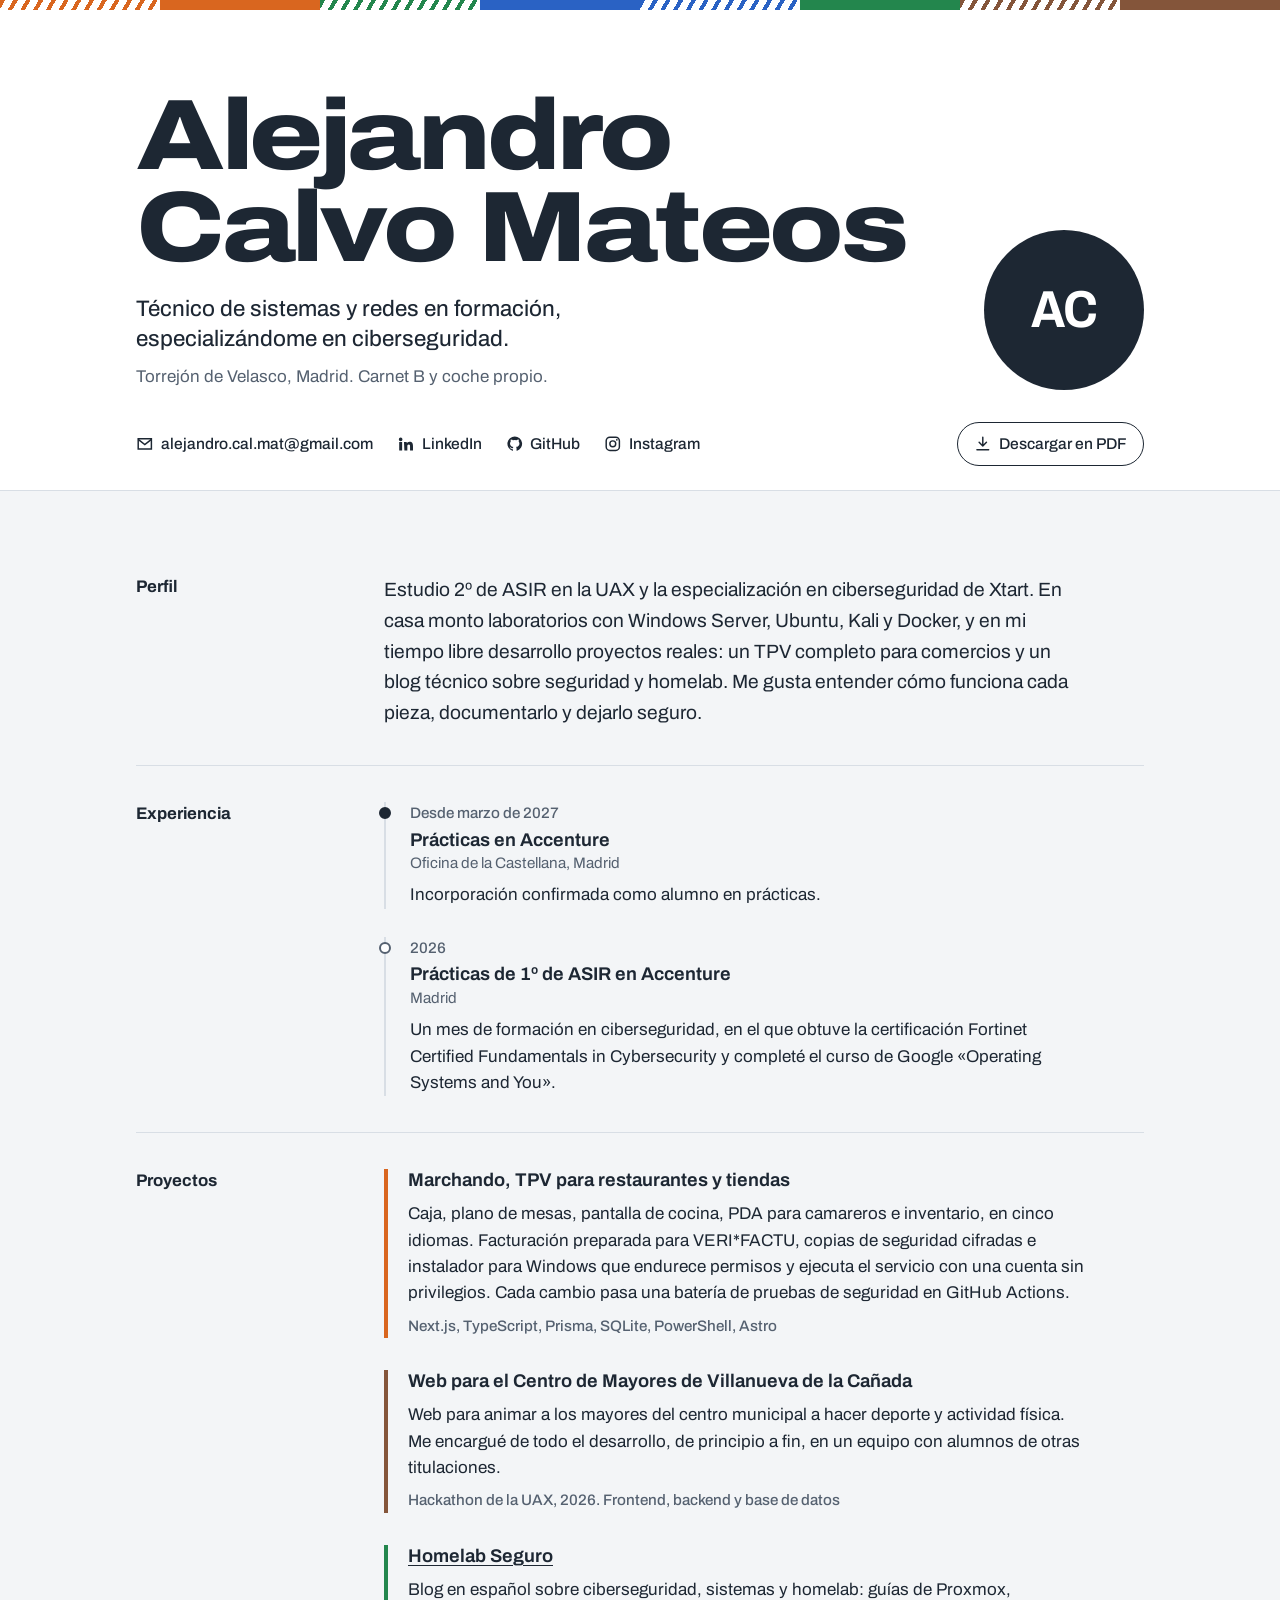
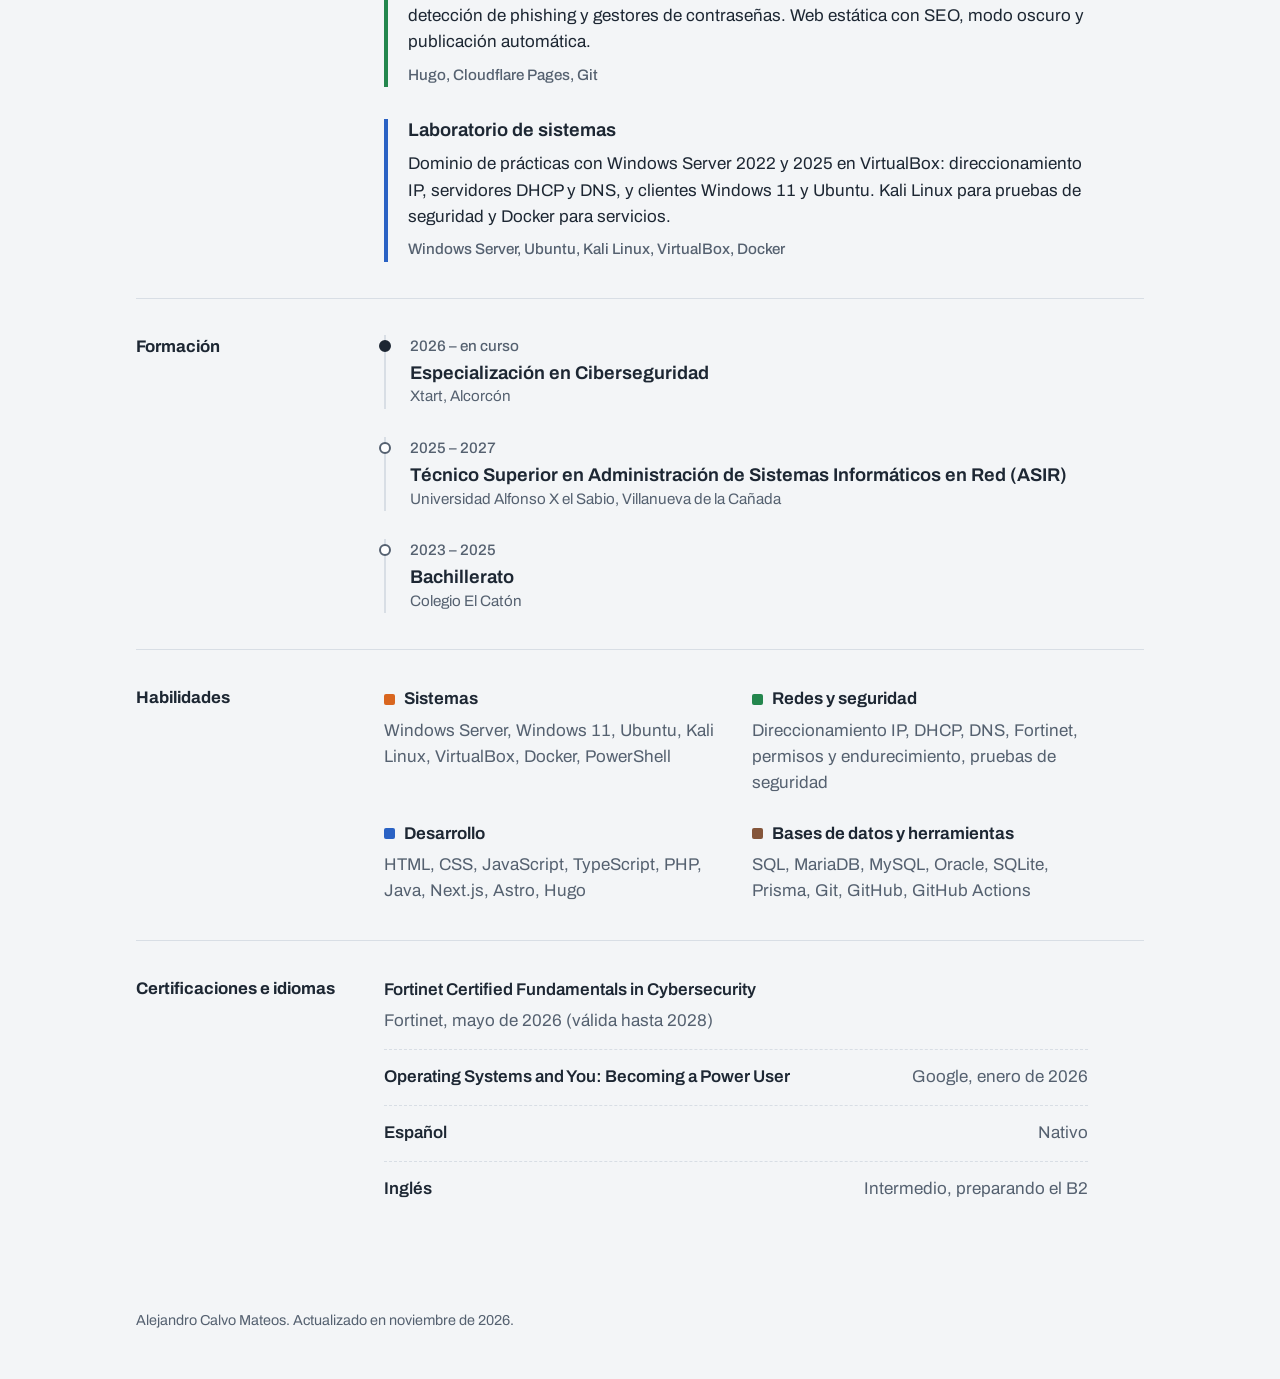
<file: index.html>
<!DOCTYPE html>
<html lang="es">
<head>
    <meta charset="UTF-8">
    <meta name="viewport" content="width=device-width, initial-scale=1.0">
    <title>Alejandro Calvo Mateos · CV · Sistemas, redes y ciberseguridad</title>
    <meta name="description" content="CV de Alejandro Calvo Mateos, estudiante de 2º de ASIR en la UAX con especialización en ciberseguridad. Sistemas Windows y Linux, redes, Docker y desarrollo web.">
    <meta name="author" content="Alejandro Calvo Mateos">
    <meta property="og:title" content="Alejandro Calvo Mateos · CV">
    <meta property="og:description" content="Estudiante de ASIR especializándose en ciberseguridad.">
    <meta property="og:type" content="profile">
    <meta name="theme-color" content="#1d2733">
    <link rel="icon" href="assets/img/favicon.svg" type="image/svg+xml">
    <link rel="preconnect" href="https://fonts.googleapis.com">
    <link rel="preconnect" href="https://fonts.gstatic.com" crossorigin>
    <link href="https://fonts.googleapis.com/css2?family=Archivo:wdth,wght@62..125,300..900&display=swap" rel="stylesheet">
    <link rel="stylesheet" href="assets/css/cv.css?v=3">
</head>
<body>
    <a class="saltar" href="#contenido">Saltar al contenido</a>

    <header class="cabecera">
        <!-- Orden de colores de un cable de red T568B -->
        <div class="cable" aria-hidden="true">
            <span class="hilo blanco-naranja"></span><span class="hilo naranja"></span>
            <span class="hilo blanco-verde"></span><span class="hilo azul"></span>
            <span class="hilo blanco-azul"></span><span class="hilo verde"></span>
            <span class="hilo blanco-marron"></span><span class="hilo marron"></span>
        </div>

        <div class="cabecera-interior">
            <div class="identidad">
                <h1 class="nombre">Alejandro<br>Calvo Mateos</h1>
                <p class="titular">Técnico de sistemas y redes en formación, especializándome en ciberseguridad.</p>
                <p class="ubicacion">Torrejón de Velasco, Madrid. Carnet B y coche propio.</p>
            </div>

            <!-- Para poner tu foto: guárdala como assets/img/foto.jpg y cambia este div por
                 <img class="foto" src="assets/img/foto.jpg" alt="Alejandro Calvo Mateos"> -->
            <div class="foto foto-iniciales" aria-hidden="true">AC</div>
        </div>

        <nav class="contacto" aria-label="Contacto">
            <a href="mailto:alejandro.cal.mat@gmail.com">
                <svg width="18" height="18" viewBox="0 0 24 24" aria-hidden="true"><path d="M3 5h18v14H3z" fill="none" stroke="currentColor" stroke-width="2"/><path d="m3 6 9 7 9-7" fill="none" stroke="currentColor" stroke-width="2"/></svg>
                alejandro.cal.mat@gmail.com
            </a>
            <a href="https://www.linkedin.com/in/alejandro-calvo-mateos-284720370/" target="_blank" rel="noopener">
                <svg width="18" height="18" viewBox="0 0 24 24" aria-hidden="true"><path fill="currentColor" d="M4.98 3.5a2.5 2.5 0 1 1 0 5 2.5 2.5 0 0 1 0-5zM3 9.5h4V21H3zM9.5 9.5h3.8v1.6h.1c.5-.9 1.8-1.9 3.7-1.9 4 0 4.7 2.6 4.7 6V21h-4v-5.1c0-1.2 0-2.8-1.7-2.8s-2 1.3-2 2.7V21h-4z"/></svg>
                LinkedIn
            </a>
            <a href="https://github.com/Proyectos-Alejandro" target="_blank" rel="noopener">
                <svg width="18" height="18" viewBox="0 0 24 24" aria-hidden="true"><path fill="currentColor" d="M12 2a10 10 0 0 0-3.2 19.5c.5.1.7-.2.7-.5v-1.7c-2.8.6-3.4-1.3-3.4-1.3-.4-1.2-1.1-1.5-1.1-1.5-.9-.6.1-.6.1-.6 1 .1 1.5 1 1.5 1 .9 1.5 2.4 1.1 2.9.8.1-.6.4-1.1.6-1.3-2.2-.3-4.6-1.1-4.6-5 0-1.1.4-2 1-2.7-.1-.3-.4-1.3.1-2.7 0 0 .8-.3 2.8 1a9.6 9.6 0 0 1 5 0c1.9-1.3 2.8-1 2.8-1 .5 1.4.2 2.4.1 2.7.6.7 1 1.6 1 2.7 0 3.9-2.3 4.7-4.6 5 .4.3.7.9.7 1.9V21c0 .3.2.6.7.5A10 10 0 0 0 12 2z"/></svg>
                GitHub
            </a>
            <a href="https://www.instagram.com/a_calvo._/" target="_blank" rel="noopener">
                <svg width="18" height="18" viewBox="0 0 24 24" aria-hidden="true"><rect x="3" y="3" width="18" height="18" rx="5" fill="none" stroke="currentColor" stroke-width="2"/><circle cx="12" cy="12" r="4" fill="none" stroke="currentColor" stroke-width="2"/><circle cx="17.5" cy="6.5" r="1.2" fill="currentColor"/></svg>
                Instagram
            </a>
            <button class="boton-pdf" type="button" onclick="window.print()">
                <svg width="18" height="18" viewBox="0 0 24 24" aria-hidden="true"><path d="M12 3v12m0 0-5-5m5 5 5-5M4 20h16" fill="none" stroke="currentColor" stroke-width="2" stroke-linecap="round" stroke-linejoin="round"/></svg>
                Descargar en PDF
            </button>
        </nav>
    </header>

    <main id="contenido">

        <section class="bloque" aria-labelledby="t-perfil">
            <h2 id="t-perfil">Perfil</h2>
            <div class="cuerpo">
                <p class="perfil">Estudio 2º de ASIR en la UAX y la especialización en ciberseguridad de Xtart. En casa monto laboratorios con Windows Server, Ubuntu, Kali y Docker, y en mi tiempo libre desarrollo proyectos reales: un TPV completo para comercios y un blog técnico sobre seguridad y homelab. Me gusta entender cómo funciona cada pieza, documentarlo y dejarlo seguro.</p>
            </div>
        </section>

        <section class="bloque" aria-labelledby="t-experiencia">
            <h2 id="t-experiencia">Experiencia</h2>
            <ol class="cuerpo linea-tiempo">
                <li>
                    <p class="fecha">Desde marzo de 2027</p>
                    <h3>Prácticas en Accenture</h3>
                    <p class="lugar">Oficina de la Castellana, Madrid</p>
                    <p>Incorporación confirmada como alumno en prácticas.</p>
                </li>
                <li>
                    <p class="fecha">2026</p>
                    <h3>Prácticas de 1º de ASIR en Accenture</h3>
                    <p class="lugar">Madrid</p>
                    <p>Un mes de formación en ciberseguridad, en el que obtuve la certificación Fortinet Certified Fundamentals in Cybersecurity y completé el curso de Google «Operating Systems and You».</p>
                </li>
            </ol>
        </section>

        <section class="bloque" aria-labelledby="t-proyectos">
            <h2 id="t-proyectos">Proyectos</h2>
            <div class="cuerpo proyectos">
                <article class="proyecto par-naranja">
                    <h3>Marchando, TPV para restaurantes y tiendas</h3>
                    <p>Caja, plano de mesas, pantalla de cocina, PDA para camareros e inventario, en cinco idiomas. Facturación preparada para VERI*FACTU, copias de seguridad cifradas e instalador para Windows que endurece permisos y ejecuta el servicio con una cuenta sin privilegios. Cada cambio pasa una batería de pruebas de seguridad en GitHub Actions.</p>
                    <p class="tecnologias">Next.js, TypeScript, Prisma, SQLite, PowerShell, Astro</p>
                </article>
                <article class="proyecto par-marron">
                    <h3>Web para el Centro de Mayores de Villanueva de la Cañada</h3>
                    <p>Web para animar a los mayores del centro municipal a hacer deporte y actividad física. Me encargué de todo el desarrollo, de principio a fin, en un equipo con alumnos de otras titulaciones.</p>
                    <p class="tecnologias">Hackathon de la UAX, 2026. Frontend, backend y base de datos</p>
                </article>
                <article class="proyecto par-verde">
                    <h3><a href="https://homelabsegura.tech" target="_blank" rel="noopener">Homelab Seguro</a></h3>
                    <p>Blog en español sobre ciberseguridad, sistemas y homelab: guías de Proxmox, detección de phishing y gestores de contraseñas. Web estática con SEO, modo oscuro y publicación automática.</p>
                    <p class="tecnologias">Hugo, Cloudflare Pages, Git</p>
                </article>
                <article class="proyecto par-azul">
                    <h3>Laboratorio de sistemas</h3>
                    <p>Dominio de prácticas con Windows Server 2022 y 2025 en VirtualBox: direccionamiento IP, servidores DHCP y DNS, y clientes Windows 11 y Ubuntu. Kali Linux para pruebas de seguridad y Docker para servicios.</p>
                    <p class="tecnologias">Windows Server, Ubuntu, Kali Linux, VirtualBox, Docker</p>
                </article>
            </div>
        </section>

        <section class="bloque" aria-labelledby="t-formacion">
            <h2 id="t-formacion">Formación</h2>
            <ol class="cuerpo linea-tiempo">
                <li>
                    <p class="fecha">2026 – en curso</p>
                    <h3>Especialización en Ciberseguridad</h3>
                    <p class="lugar">Xtart, Alcorcón</p>
                </li>
                <li>
                    <p class="fecha">2025 – 2027</p>
                    <h3>Técnico Superior en Administración de Sistemas Informáticos en Red (ASIR)</h3>
                    <p class="lugar">Universidad Alfonso X el Sabio, Villanueva de la Cañada</p>
                </li>
                <li>
                    <p class="fecha">2023 – 2025</p>
                    <h3>Bachillerato</h3>
                    <p class="lugar">Colegio El Catón</p>
                </li>
            </ol>
        </section>

        <section class="bloque" aria-labelledby="t-habilidades">
            <h2 id="t-habilidades">Habilidades</h2>
            <dl class="cuerpo habilidades">
                <div class="par-naranja">
                    <dt>Sistemas</dt>
                    <dd>Windows Server, Windows 11, Ubuntu, Kali Linux, VirtualBox, Docker, PowerShell</dd>
                </div>
                <div class="par-verde">
                    <dt>Redes y seguridad</dt>
                    <dd>Direccionamiento IP, DHCP, DNS, Fortinet, permisos y endurecimiento, pruebas de seguridad</dd>
                </div>
                <div class="par-azul">
                    <dt>Desarrollo</dt>
                    <dd>HTML, CSS, JavaScript, TypeScript, PHP, Java, Next.js, Astro, Hugo</dd>
                </div>
                <div class="par-marron">
                    <dt>Bases de datos y herramientas</dt>
                    <dd>SQL, MariaDB, MySQL, Oracle, SQLite, Prisma, Git, GitHub, GitHub Actions</dd>
                </div>
            </dl>
        </section>

        <section class="bloque" aria-labelledby="t-certificaciones">
            <h2 id="t-certificaciones">Certificaciones e idiomas</h2>
            <dl class="cuerpo datos">
                <div>
                    <dt>Fortinet Certified Fundamentals in Cybersecurity</dt>
                    <dd>Fortinet, mayo de 2026 (válida hasta 2028)</dd>
                </div>
                <div>
                    <dt>Operating Systems and You: Becoming a Power User</dt>
                    <dd>Google, enero de 2026</dd>
                </div>
                <div>
                    <dt>Español</dt>
                    <dd>Nativo</dd>
                </div>
                <div>
                    <dt>Inglés</dt>
                    <dd>Intermedio, preparando el B2</dd>
                </div>
            </dl>
        </section>

    </main>

    <footer class="pie">
        <p>Alejandro Calvo Mateos. Actualizado en noviembre de 2026.</p>
    </footer>
</body>
</html>
</file>
<file: assets/css/cv.css>
/* CV de Alejandro Calvo Mateos
   Paleta tomada de los colores de un cable de red (T568B):
   naranja, verde, azul y marrón sobre una base azul pizarra. */

:root {
    --fondo: #f3f5f7;
    --superficie: #ffffff;
    --tinta: #1d2733;
    --tinta-suave: #556170;
    --linea: #d8dee5;

    --naranja: #d9661f;
    --verde: #23864d;
    --azul: #2a62c4;
    --marron: #84553a;

    --enlace: var(--azul);
    --ancho: 68rem;
    --gutter: 13rem;

    color-scheme: light dark;
}

@media (prefers-color-scheme: dark) {
    :root {
        --fondo: #141a22;
        --superficie: #1b232e;
        --tinta: #e7ecf2;
        --tinta-suave: #9eabbb;
        --linea: #2c3744;

        --naranja: #f08a45;
        --verde: #4cbf7b;
        --azul: #6f9ef0;
        --marron: #c08a68;
    }
}

*,
*::before,
*::after {
    box-sizing: border-box;
}

body {
    margin: 0;
    font-family: "Archivo", system-ui, sans-serif;
    font-size: 1.0625rem;
    line-height: 1.55;
    background: var(--fondo);
    color: var(--tinta);
    font-variant-numeric: tabular-nums;
    -webkit-font-smoothing: antialiased;
}

h1, h2, h3, p, ol, dl, dd {
    margin: 0;
}

ol {
    padding: 0;
    list-style: none;
}

a {
    color: var(--enlace);
    text-underline-offset: 0.18em;
}

:focus-visible {
    outline: 3px solid var(--azul);
    outline-offset: 3px;
    border-radius: 2px;
}

.saltar {
    position: absolute;
    left: 1rem;
    top: -3rem;
    padding: 0.5rem 0.9rem;
    background: var(--tinta);
    color: var(--fondo);
    z-index: 10;
}

.saltar:focus {
    top: 1rem;
}

/* ---------- Cabecera ---------- */

.cabecera {
    background: var(--superficie);
    border-bottom: 1px solid var(--linea);
}

.cable {
    display: grid;
    grid-template-columns: repeat(8, 1fr);
    height: 10px;
}

.hilo.naranja { background: var(--naranja); }
.hilo.verde   { background: var(--verde); }
.hilo.azul    { background: var(--azul); }
.hilo.marron  { background: var(--marron); }

.hilo.blanco-naranja,
.hilo.blanco-verde,
.hilo.blanco-azul,
.hilo.blanco-marron {
    background: repeating-linear-gradient(
        -60deg,
        var(--superficie) 0 7px,
        var(--c) 7px 11px
    );
}

.hilo.blanco-naranja { --c: var(--naranja); }
.hilo.blanco-verde   { --c: var(--verde); }
.hilo.blanco-azul    { --c: var(--azul); }
.hilo.blanco-marron  { --c: var(--marron); }

.cabecera-interior,
.contacto {
    max-width: var(--ancho);
    margin: 0 auto;
    padding-inline: clamp(1.25rem, 4vw, 2.5rem);
}

.cabecera-interior {
    display: flex;
    align-items: flex-end;
    justify-content: space-between;
    gap: 2rem;
    padding-top: clamp(2.5rem, 7vw, 5rem);
}

.nombre {
    font-size: clamp(2.75rem, 9vw, 6.25rem);
    font-weight: 820;
    font-stretch: 118%;
    font-variation-settings: "wdth" 118;
    line-height: 0.92;
    letter-spacing: -0.035em;
}

.titular {
    margin-top: 1.25rem;
    max-width: 34ch;
    font-size: clamp(1.15rem, 2.2vw, 1.4rem);
    line-height: 1.35;
    font-weight: 450;
}

.ubicacion {
    margin-top: 0.6rem;
    color: var(--tinta-suave);
}

.foto {
    flex: none;
    width: clamp(6.5rem, 15vw, 10rem);
    aspect-ratio: 1;
    border-radius: 50%;
    object-fit: cover;
}

.foto-iniciales {
    display: grid;
    place-items: center;
    background: var(--tinta);
    color: var(--superficie);
    font-size: clamp(2rem, 5vw, 3.25rem);
    font-weight: 700;
    font-variation-settings: "wdth" 90;
    letter-spacing: -0.02em;
}

.contacto {
    display: flex;
    flex-wrap: wrap;
    align-items: center;
    gap: 0.5rem 1.5rem;
    padding-top: 2rem;
    padding-bottom: 1.5rem;
}

.contacto a,
.boton-pdf {
    display: inline-flex;
    align-items: center;
    gap: 0.45rem;
    font: inherit;
    font-size: 0.975rem;
    font-weight: 500;
    color: var(--tinta);
    text-decoration: none;
}

.contacto a:hover {
    color: var(--enlace);
    text-decoration: underline;
}

.contacto svg,
.boton-pdf svg {
    width: 1.1rem;
    height: 1.1rem;
    flex: none;
}

.boton-pdf {
    margin-left: auto;
    padding: 0.55rem 1rem;
    border: 1.5px solid var(--tinta);
    border-radius: 999px;
    background: transparent;
    cursor: pointer;
}

.boton-pdf:hover {
    background: var(--tinta);
    color: var(--superficie);
}

/* ---------- Contenido ---------- */

main {
    max-width: var(--ancho);
    margin: 0 auto;
    padding: clamp(1.5rem, 4vw, 3rem) clamp(1.25rem, 4vw, 2.5rem) 2rem;
}

.bloque {
    display: grid;
    grid-template-columns: var(--gutter) minmax(0, 1fr);
    gap: 1rem 2.5rem;
    padding-block: 2.25rem;
    border-top: 1px solid var(--linea);
}

.bloque:first-child {
    border-top: 0;
}

.bloque > h2 {
    font-size: 1.05rem;
    font-weight: 700;
    font-variation-settings: "wdth" 100;
    line-height: 1.4;
}

.cuerpo {
    max-width: 44rem;
}

.perfil {
    font-size: 1.2rem;
    line-height: 1.6;
}

h3 {
    font-size: 1.15rem;
    font-weight: 650;
    line-height: 1.3;
}

.lugar,
.fecha,
.tecnologias {
    color: var(--tinta-suave);
    font-size: 0.95rem;
}

/* Línea de tiempo: experiencia y formación */

.linea-tiempo {
    display: grid;
    gap: 1.75rem;
}

.linea-tiempo li {
    position: relative;
    padding-left: 1.5rem;
    border-left: 2px solid var(--linea);
}

.linea-tiempo li::before {
    content: "";
    position: absolute;
    left: -7px;
    top: 0.3rem;
    width: 12px;
    height: 12px;
    border-radius: 50%;
    background: var(--superficie);
    border: 2px solid var(--tinta-suave);
}

.linea-tiempo li:first-child::before {
    background: var(--tinta);
    border-color: var(--tinta);
}

.linea-tiempo .fecha {
    margin-bottom: 0.2rem;
    font-weight: 500;
}

.linea-tiempo p:last-child:not(.lugar) {
    margin-top: 0.4rem;
}

/* Proyectos: el color de cada uno es un par del cable */

.par-naranja { --par: var(--naranja); }
.par-verde   { --par: var(--verde); }
.par-azul    { --par: var(--azul); }
.par-marron  { --par: var(--marron); }

.proyectos {
    display: grid;
    gap: 2rem;
}

.proyecto {
    padding-left: 1.25rem;
    border-left: 4px solid var(--par);
}

.proyecto h3 a {
    color: inherit;
}

.proyecto h3 a:hover {
    color: var(--par);
}

.proyecto p {
    margin-top: 0.5rem;
}

.tecnologias {
    font-weight: 500;
}

/* Habilidades */

.habilidades {
    display: grid;
    grid-template-columns: repeat(2, minmax(0, 1fr));
    gap: 1.5rem 2rem;
}

.habilidades dt {
    display: flex;
    align-items: center;
    gap: 0.55rem;
    font-weight: 650;
}

.habilidades dt::before {
    content: "";
    width: 0.7rem;
    height: 0.7rem;
    border-radius: 2px;
    background: var(--par);
}

.habilidades dd {
    margin-top: 0.3rem;
    color: var(--tinta-suave);
}

/* Certificaciones e idiomas */

.datos {
    display: grid;
    gap: 0.9rem;
}

.datos div {
    display: flex;
    flex-wrap: wrap;
    justify-content: space-between;
    gap: 0.25rem 1.5rem;
    padding-bottom: 0.9rem;
    border-bottom: 1px dashed var(--linea);
}

.datos div:last-child {
    border-bottom: 0;
}

.datos dt {
    font-weight: 600;
}

.datos dd {
    color: var(--tinta-suave);
}

/* ---------- Pie ---------- */

.pie {
    max-width: var(--ancho);
    margin: 0 auto;
    padding: 1.5rem clamp(1.25rem, 4vw, 2.5rem) 3rem;
    color: var(--tinta-suave);
    font-size: 0.9rem;
}

/* ---------- Móvil ---------- */

@media (max-width: 760px) {
    .bloque {
        grid-template-columns: 1fr;
        padding-block: 1.75rem;
    }

    .habilidades {
        grid-template-columns: 1fr;
    }

    .boton-pdf {
        margin-left: 0;
    }
}

@media (max-width: 520px) {
    .cabecera-interior {
        flex-direction: column-reverse;
        align-items: flex-start;
    }
}

/* ---------- Impresión / PDF ---------- */

@media print {
    @page {
        size: A4;
        margin: 14mm 14mm 12mm;
    }

    :root {
        --fondo: #fff;
        --superficie: #fff;
        --tinta: #1d2733;
        --tinta-suave: #4b5664;
        --linea: #d8dee5;
        --naranja: #d9661f;
        --verde: #23864d;
        --azul: #2a62c4;
        --marron: #84553a;
        --gutter: 9.5rem;
    }

    body {
        font-size: 10pt;
        line-height: 1.45;
        -webkit-print-color-adjust: exact;
        print-color-adjust: exact;
    }

    .saltar,
    .boton-pdf {
        display: none;
    }

    .cabecera {
        border: 0;
    }

    .cable {
        height: 6px;
    }

    .cabecera-interior,
    .contacto,
    main,
    .pie {
        max-width: none;
        padding-inline: 0;
    }

    .cabecera-interior {
        padding-top: 1.25rem;
        flex-direction: row;
        align-items: flex-end;
    }

    .nombre {
        font-size: 34pt;
    }

    .titular {
        font-size: 12.5pt;
        margin-top: 0.6rem;
    }

    .foto {
        width: 5.5rem;
    }

    .foto-iniciales {
        font-size: 22pt;
    }

    .contacto {
        padding-top: 0.9rem;
        padding-bottom: 0.6rem;
        gap: 0.3rem 1.25rem;
    }

    .contacto a {
        font-size: 9pt;
    }

    /* En papel no se puede pulsar: se muestra la dirección */
    .contacto a[href^="https"]::after {
        content: " " attr(href);
        color: var(--tinta-suave);
        font-weight: 400;
    }

    main {
        padding-top: 0.25rem;
        padding-bottom: 0;
    }

    .bloque {
        grid-template-columns: var(--gutter) minmax(0, 1fr);
        gap: 0.5rem 1.5rem;
        padding-block: 0.7rem;
    }

    /* Las secciones se pueden partir entre páginas; cada elemento, no */
    .linea-tiempo li,
    .proyecto,
    .habilidades > div,
    .datos div {
        break-inside: avoid;
    }

    .bloque > h2 {
        break-after: avoid;
    }

    .bloque > h2 {
        font-size: 10.5pt;
    }

    h3 {
        font-size: 10.5pt;
    }

    .perfil {
        font-size: 10.5pt;
    }

    .cuerpo {
        max-width: none;
    }

    .linea-tiempo,
    .proyectos {
        gap: 0.7rem;
    }

    .proyecto p {
        margin-top: 0.2rem;
    }

    .habilidades {
        grid-template-columns: repeat(2, minmax(0, 1fr));
        gap: 0.6rem 1.25rem;
    }

    .lugar,
    .fecha,
    .tecnologias {
        font-size: 9pt;
    }

    .datos {
        gap: 0.35rem;
    }

    .datos div {
        padding-bottom: 0.35rem;
    }

    .pie {
        display: none;
    }
}

@media (prefers-reduced-motion: reduce) {
    * {
        transition: none !important;
        animation: none !important;
    }
}
</file>
